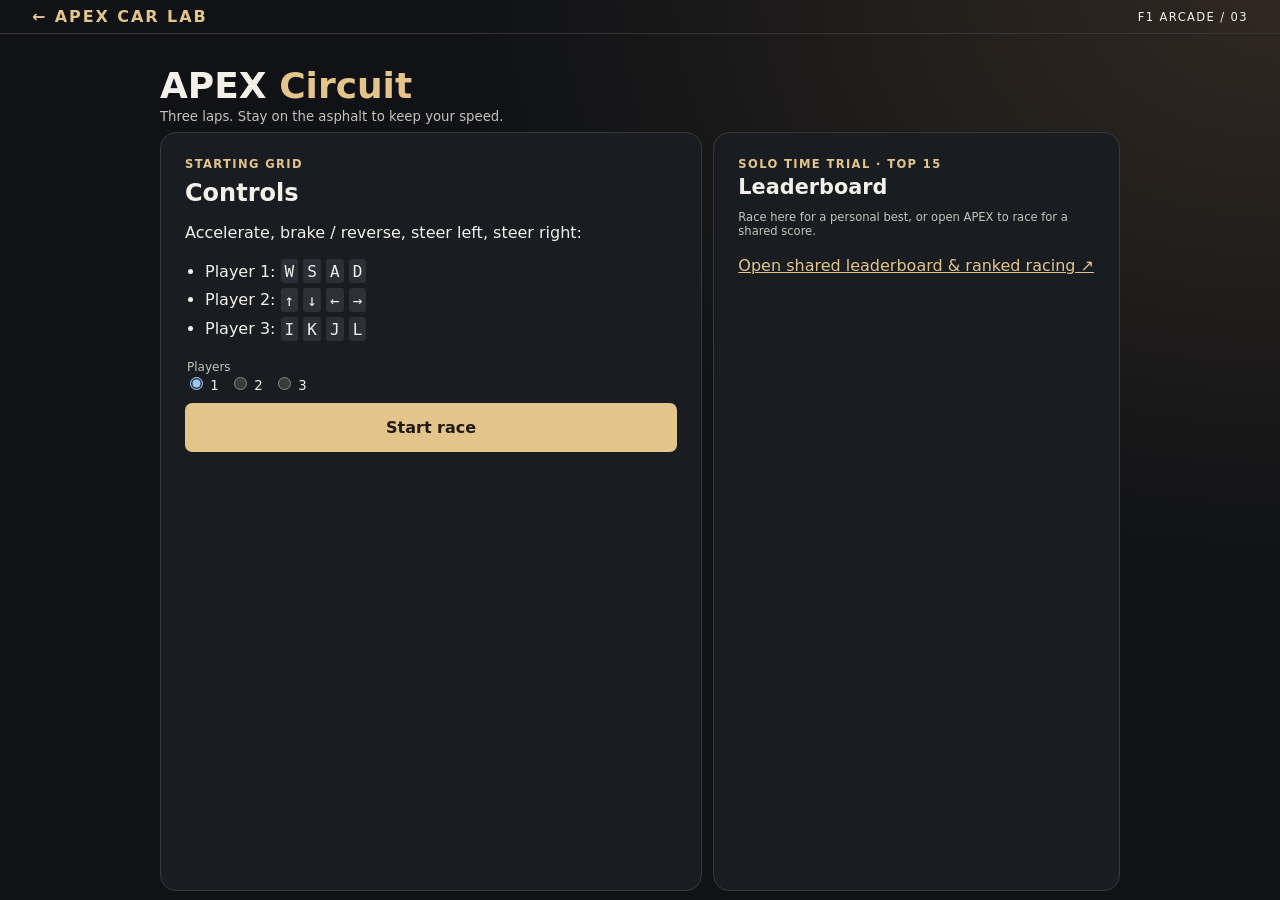
<file: game.html>
<!doctype html><html lang="en"><head><meta charset="utf-8"><meta name="viewport" content="width=device-width,initial-scale=1"><title>APEX Circuit</title><link rel="stylesheet" href="./game.css?v=center"></head>
<body><header><a href="./">← APEX CAR LAB</a><span>F1 ARCADE / 03</span></header>
<main id="lobby"><h1>APEX <em>Circuit</em></h1><p class="intro">Three laps. Stay on the asphalt to keep your speed.</p>
<div class="lobby-layout"><section class="panel"><div class="eyebrow">STARTING GRID</div><h2>Controls</h2><p>Accelerate, brake / reverse, steer left, steer right:</p><ul><li>Player 1: <kbd>W</kbd> <kbd>S</kbd> <kbd>A</kbd> <kbd>D</kbd></li><li>Player 2: <kbd>↑</kbd> <kbd>↓</kbd> <kbd>←</kbd> <kbd>→</kbd></li><li>Player 3: <kbd>I</kbd> <kbd>K</kbd> <kbd>J</kbd> <kbd>L</kbd></li></ul>
<div class="race-bar"><fieldset id="modes"><legend>Players</legend><label><input type="radio" name="players" value="1" checked> 1</label><label><input type="radio" name="players" value="2"> 2</label><label><input type="radio" name="players" value="3"> 3</label></fieldset><button id="action">Start race</button></div></section>
<aside class="panel board"><div class="eyebrow">SOLO TIME TRIAL · TOP 15</div><h2>Leaderboard</h2><p id="board-state" role="status">Loading times…</p><a class="ranked-link" id="ranked-link" href="https://apex-f1-explorer.panshuosally.chatgpt.site/game.html" hidden>Open shared leaderboard & ranked racing ↗</a><ol id="scores"></ol></aside></div></main>
<section id="race" hidden aria-label="Race"><div class="race-top"><div id="drivers"></div><button id="back">Lobby</button></div><div class="track-wrap"><canvas id="circuit" width="1900" height="1350" aria-label="Top-down race circuit"></canvas><div id="countdown" role="status" hidden></div></div><p id="status" role="status"></p></section>
<script type="module" src="./game.js?v=center"></script></body></html>
</file>
<file: game.css>
:root{color-scheme:dark;font:16px system-ui,sans-serif;background:#101216;color:#f2f0e9;--gold:#e3c58c}
*{box-sizing:border-box}body{margin:0;background:radial-gradient(ellipse at top right,#302820,transparent 45%)}header{padding:1.2rem clamp(1rem,5vw,4rem);border-bottom:1px solid #373435;display:flex;justify-content:space-between;gap:1rem}header a,.eyebrow{color:var(--gold);font-weight:750;letter-spacing:.12em}header a{text-decoration:none}header span,.eyebrow,#stages,.pit span{font-size:.72rem;letter-spacing:.12em}main{width:min(1060px,94%);margin:clamp(1.4rem,5vh,4rem) auto}h1{font-size:clamp(2.45rem,7vw,5rem);line-height:1;margin:.3rem 0}em{color:var(--gold);font-style:normal}h2{margin:.5rem 0}.intro,.board p,small{color:#c6c3bc}.layout{display:grid;grid-template-columns:1.65fr 1fr;gap:1rem;margin:1.5rem 0}.panel{background:#191c21;border:1px solid #3b3938;border-radius:1rem;padding:clamp(.85rem,3vw,1.5rem)}.pit{background:repeating-linear-gradient(135deg,#101216 0 12px,#15171b 12px 24px);border:1px dashed #82704b;border-radius:.6rem;text-align:center;padding:.65rem}.pit span{display:block;color:var(--gold)}.pit svg{width:min(100%,300px);display:block;margin:auto}#stages{display:grid;grid-template-columns:repeat(5,1fr);gap:.2rem;list-style:none;padding:0;color:#b7b6b4}#stages li{padding:.5rem .15rem;text-align:center;border-bottom:2px solid #555}.current{color:var(--gold);border-color:var(--gold)!important}.done{border-color:#79c5a0!important}.meter{height:1.2rem;border-radius:.25rem;background:#343b46;position:relative;margin-top:1rem}.meter div{position:absolute;height:100%;top:0}#zone{background:#e3c58c;width:9%;left:52%;border-radius:.15rem}#needle{background:#fff;width:3px;left:0;transform:translateX(-50%);box-shadow:0 0 6px #000}button{border:0;border-radius:.45rem;padding:.7rem 1rem;background:var(--gold);color:#211a12;font:inherit;font-weight:750;cursor:pointer}button:disabled{opacity:.5;cursor:default}#action{width:100%;min-height:3.1rem;touch-action:manipulation}#feedback{min-height:2.8rem}form{margin-top:1rem}form div{display:flex;gap:.4rem;margin:.3rem 0}input{min-width:0;flex:1;padding:.55rem;font:inherit;border:1px solid #72767d;border-radius:.4rem;background:#111318;color:inherit}#scores{padding-left:1.7rem}#scores li{padding:.5rem .25rem;border-bottom:1px solid #35383d}#scores li span{float:right;color:var(--gold);font-variant-numeric:tabular-nums}a:focus-visible,button:focus-visible,input:focus-visible{outline:2px solid white;outline-offset:3px}@media(max-width:680px){.layout{grid-template-columns:1fr}}
.circuit{max-width:420px!important;width:100%!important}.telemetry{display:grid;grid-template-columns:repeat(3,1fr);gap:.5rem;margin:1rem 0}.telemetry div{background:#101216;border-radius:.45rem;padding:.65rem}.telemetry small{display:block;font-size:.67rem;letter-spacing:.08em}.telemetry strong{font-size:clamp(.9rem,3vw,1.25rem);font-variant-numeric:tabular-nums}#brake{width:100%;min-height:3.2rem;touch-action:none;user-select:none}#brake.active{background:#f19273}#feedback.warning{color:#ffc897}
main{width:min(1530px,96%)}.race-layout{display:grid;grid-template-columns:minmax(0,1fr) minmax(205px,260px);gap:1rem}.race-layout>.panel{min-width:0}.race-bar{display:flex;align-items:end;justify-content:space-between;gap:.6rem;flex-wrap:wrap;margin-bottom:.75rem}.race-bar fieldset{border:0;padding:0;margin:0;display:flex;gap:.65rem;flex-wrap:wrap}.race-bar legend{font-size:.75rem;color:#c6c3bc}.race-bar label{white-space:nowrap;cursor:pointer}#circuit{display:block;width:100%;height:auto;background:#243c30;border-radius:.55rem}#drivers{display:flex;gap:.6rem;flex-wrap:wrap}#drivers span{padding:.45rem .6rem;border-radius:.35rem;background:#101216;color:var(--driver);font-variant-numeric:tabular-nums}.board ul{padding-left:1.2rem;line-height:2}kbd{background:#2d3037;padding:.16rem .25rem;border-radius:.2rem}hr{border:0;border-top:1px solid #41434a;margin:1.2rem 0}@media(max-width:780px){.race-layout{grid-template-columns:1fr}}

/* Keep the whole circuit and the race HUD in view. */
body{height:100dvh;display:grid;grid-template-rows:auto minmax(0,1fr);overflow:hidden}
header{align-items:center;padding:.45rem clamp(.6rem,3vw,2rem)}
header button{padding:.38rem .7rem}
main{margin:0 auto;width:min(1530px,98%);padding:.4rem 0 .55rem;min-height:0;display:grid;grid-template-rows:auto auto minmax(0,1fr)}
main h1{font-size:clamp(1.35rem,4vh,2.65rem);margin:.12rem 0}
.intro{margin:.2rem 0 .45rem;font-size:.83rem}
.race-layout{min-height:0;grid-template-columns:minmax(0,1fr) minmax(130px,19%);gap:.45rem}
.race-layout>.panel{padding:clamp(.35rem,1vw,.7rem);min-height:0;overflow:hidden}
.race-layout>section{display:grid;grid-template-rows:auto minmax(0,1fr) auto auto}
.race-bar{margin:0 0 .35rem}
.race-bar label{font-size:.83rem}
.race-bar button{padding:.38rem .65rem}
.track-wrap{min-height:0;min-width:0;display:grid;place-items:center;container-type:size;background:#182921;border-radius:.5rem;overflow:hidden}
#circuit{width:min(100cqw,calc(100cqh * 1900 / 1350));height:auto}
#status{font-size:.78rem;margin:.25rem 0;white-space:nowrap;overflow:hidden;text-overflow:ellipsis}
#drivers{gap:.25rem}
#drivers span{padding:.15rem .3rem;font-size:.73rem}
.race-layout>.board{overflow:auto}
.board h2{font-size:clamp(.9rem,2vw,1.3rem);margin:.25rem 0}
.board .eyebrow,.board p,#scores{font-size:.72rem}
#scores{margin:.4rem 0;padding-left:1rem}
#scores li{padding:.35rem 0}
dialog{color:inherit;background:#191c21;border:1px solid #72644e;border-radius:.75rem;padding:1rem;width:min(430px,94vw);max-height:90dvh}
dialog::backdrop{background:#080a0bd9}
dialog li{margin:.55rem 0}
@media(max-width:620px) and (orientation:portrait){.race-layout{grid-template-columns:1fr;grid-template-rows:minmax(0,1fr) minmax(70px,20%)}}
@media(max-height:480px){.intro{display:none}main{grid-template-rows:auto minmax(0,1fr)}}

[hidden]{display:none!important}
#lobby{width:min(960px,94%);padding-top:clamp(.35rem,4vh,2rem)}
.lobby-layout{display:grid;grid-template-columns:1fr minmax(170px,.75fr);gap:.7rem;min-height:0}
.lobby-layout>.panel{overflow:auto}
.lobby-layout ul{line-height:1.8;padding-left:1.25rem}
#race{position:fixed;inset:0;z-index:5;background:#0d1114;display:grid;grid-template-rows:auto minmax(0,1fr) auto;padding:.35rem;gap:.25rem}
#race:fullscreen{width:100%;height:100%}
.race-top{display:flex;align-items:center;justify-content:space-between;gap:.45rem}
#drivers{align-items:center}
#drivers span{display:grid;gap:.05rem;font-size:.73rem;padding:.25rem .55rem}
#drivers strong{font-size:clamp(.94rem,2.5vw,1.6rem);line-height:1.05;letter-spacing:.035em}
#drivers .final{color:#fff0a8;background:#40361c}
#race .track-wrap{position:relative}
#countdown{position:absolute;inset:0;display:grid;place-items:center;background:#0d111466;color:#ffe19d;font-weight:900;font-size:clamp(3rem,15vmin,9rem);text-shadow:0 4px 12px black;pointer-events:none}
#countdown.result{font-size:clamp(1.7rem,6vmin,3.7rem);text-align:center;padding:1rem}
#race #status{min-height:1em;text-align:center}
@media(max-width:490px){.lobby-layout{grid-template-columns:1fr;grid-template-rows:auto minmax(0,1fr)}}

.race-top{position:relative;display:grid;grid-template-columns:1fr auto 1fr}
#drivers{grid-column:2;justify-content:center}
#drivers span{text-align:center}
#back{grid-column:3;justify-self:end}
.ranked-link{display:inline-block;color:var(--gold);margin:.4rem 0}
</file>
